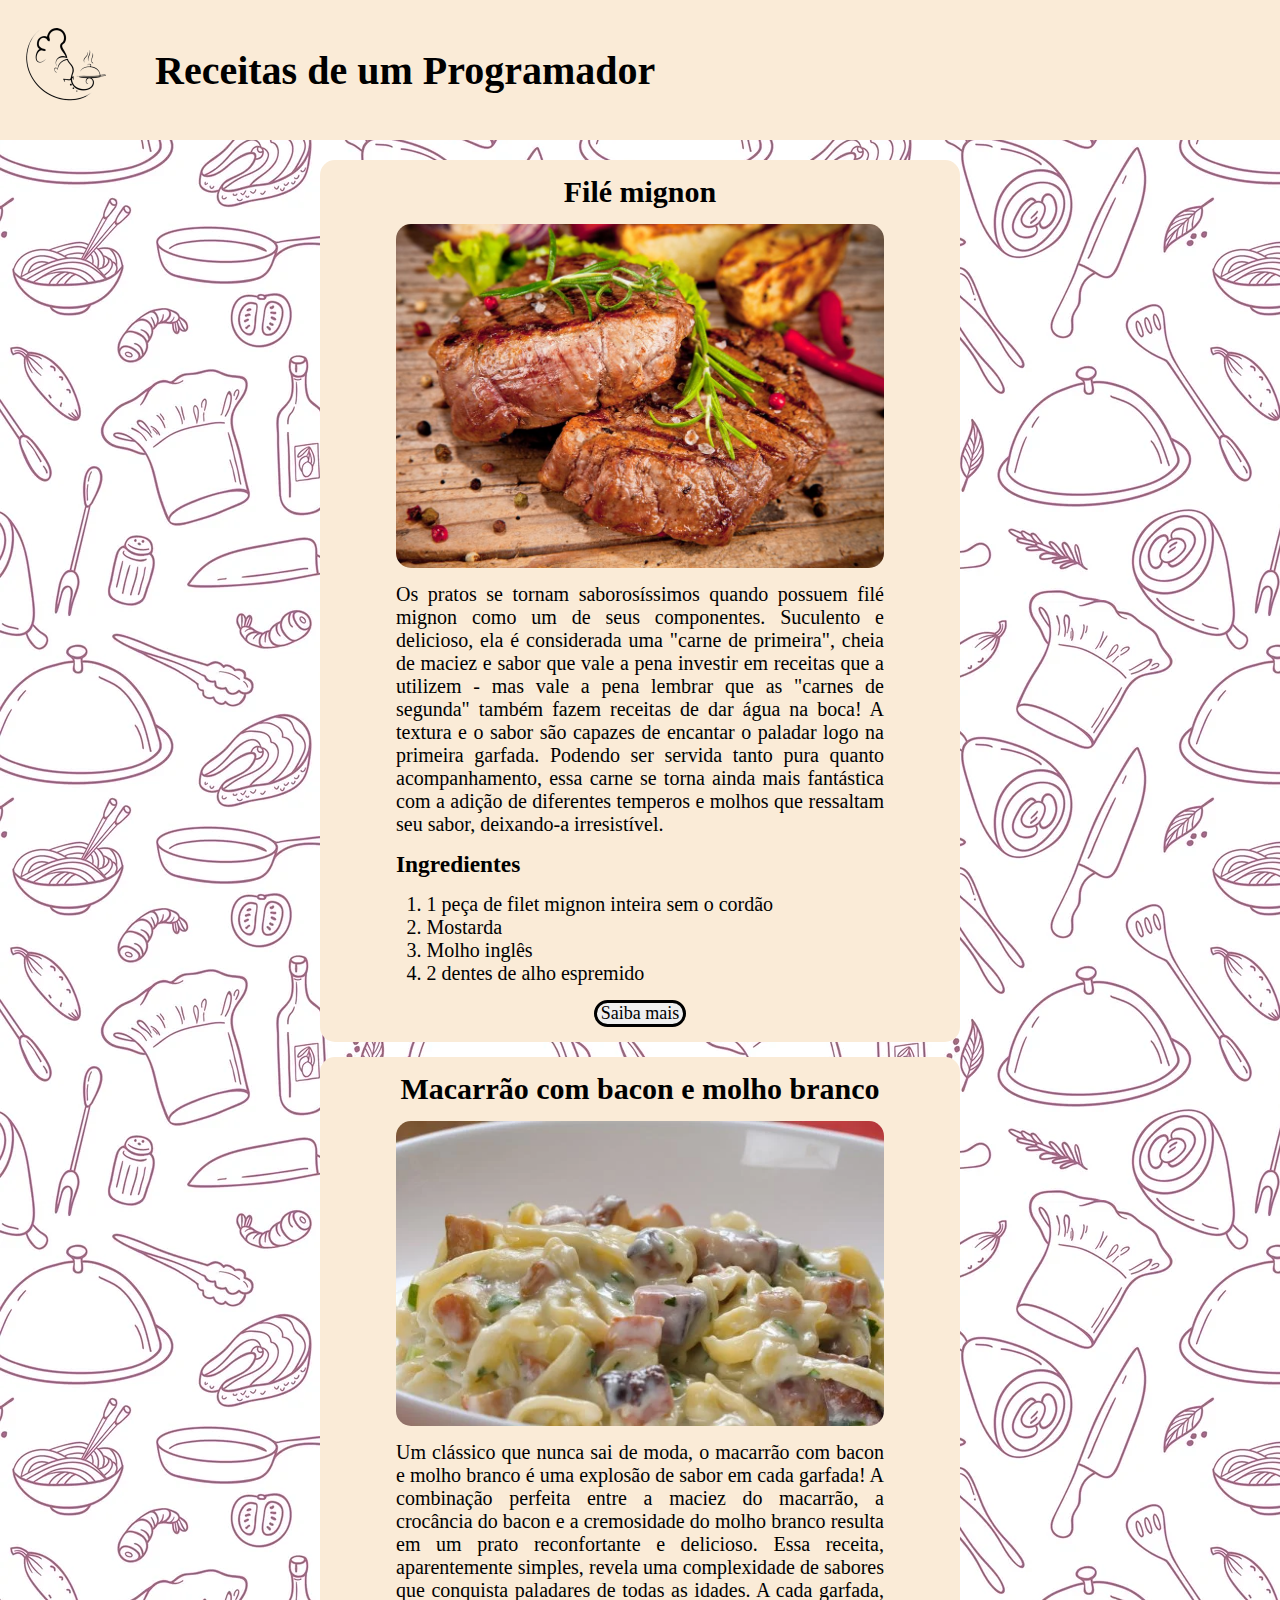
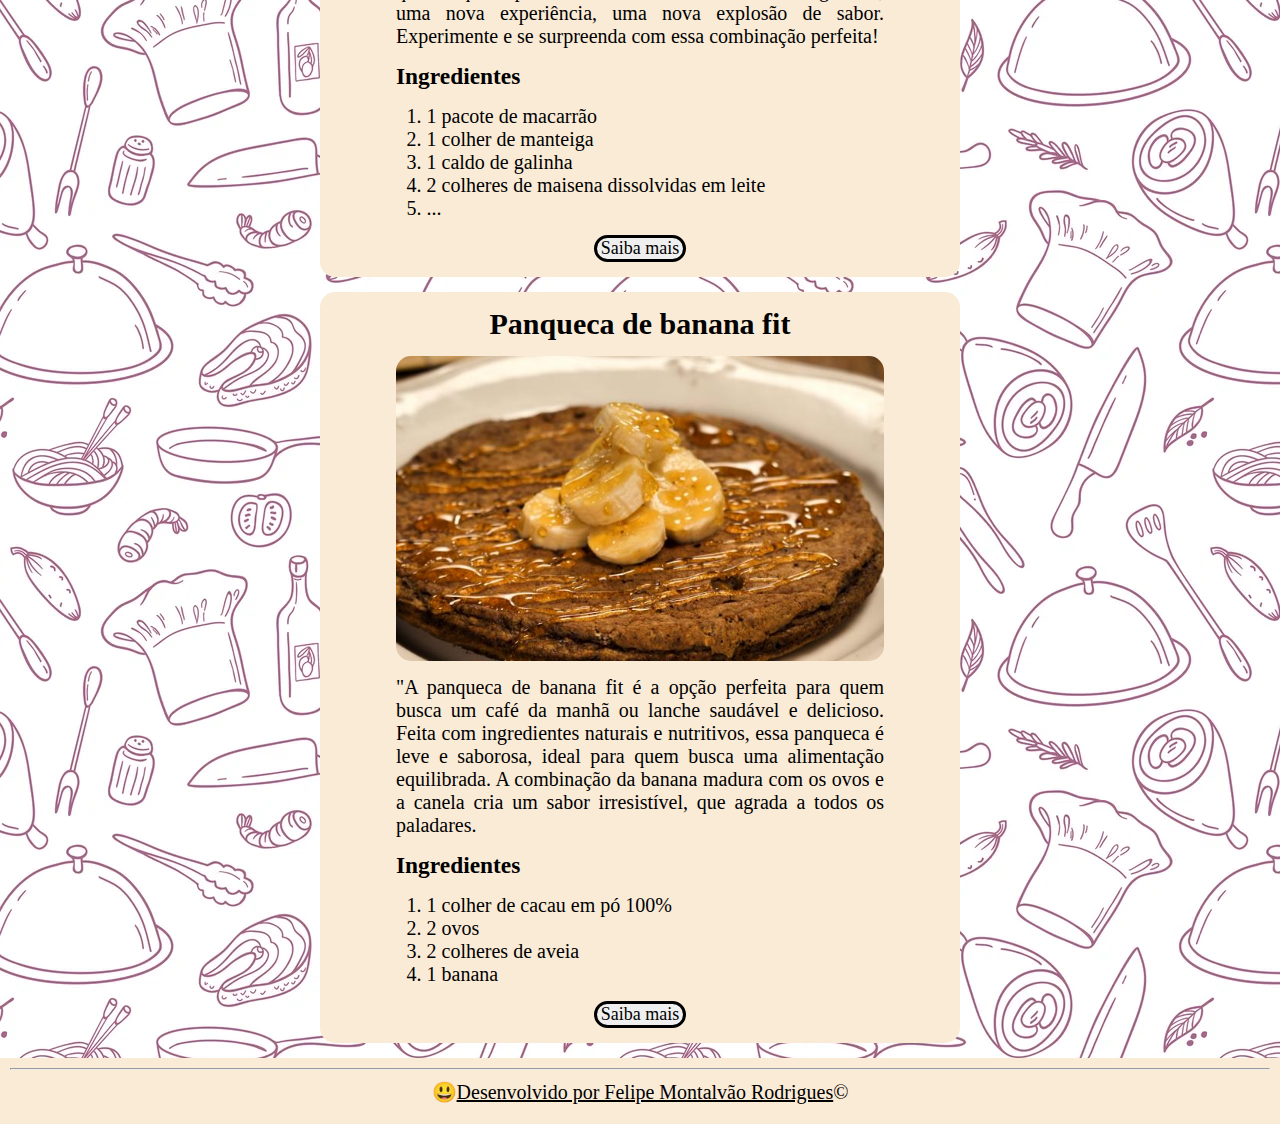
<file: Receitas/index.html>
<!DOCTYPE html>
<html lang="pt-BR">
  <head>
    <meta charset="UTF-8" />
    <meta name="viewport" content="width=device-width, initial-scale=1.0" />
    <link rel="stylesheet" type="text/css" href="index.css" />
    <title>Receitas de um Progamador</title>
  </head>
  <body background="img/plano de fundo.jpg">
    <main>
      <header>
        <ul>
          <li>
            <img id="icon" src="img/logotipo.png" alt="" />
          </li>
          <li>
            <h1>Receitas de um Programador</h1>
          </li>
        </ul>
      </header>
      <section>
        <ul>
          <li>
            <div>
              <h2>Filé mignon</h2>
              <img
                src="img/shutterstock-138718637.jpg"
                alt="Foto de um filé mignon"
              />
              <p>
                Os pratos se tornam saborosíssimos quando possuem filé mignon
                como um de seus componentes. Suculento e delicioso, ela é
                considerada uma "carne de primeira", cheia de maciez e sabor que
                vale a pena investir em receitas que a utilizem - mas vale a
                pena lembrar que as "carnes de segunda" também fazem receitas de
                dar água na boca! A textura e o sabor são capazes de encantar o
                paladar logo na primeira garfada. Podendo ser servida tanto pura
                quanto acompanhamento, essa carne se torna ainda mais fantástica
                com a adição de diferentes temperos e molhos que ressaltam seu
                sabor, deixando-a irresistível.
              </p>
              <h3>Ingredientes</h3>
              <ol>
                <li>1 peça de filet mignon inteira sem o cordão</li>
                <li>Mostarda</li>
                <li>Molho inglês</li>
                <li>2 dentes de alho espremido</li>
              </ol>
              <button><a href="file-mignon.html">Saiba mais</a></button>
            </div>
          </li>
          <li>
            <div>
              <h2>Macarrão com bacon e molho branco</h2>
              <img
                src="img/315977-original.webp"
                alt="Foto de um Macarrão com bacon e molho branco "
              />
              <p>
                Um clássico que nunca sai de moda, o macarrão com bacon e molho
                branco é uma explosão de sabor em cada garfada! A combinação
                perfeita entre a maciez do macarrão, a crocância do bacon e a
                cremosidade do molho branco resulta em um prato reconfortante e
                delicioso. Essa receita, aparentemente simples, revela uma
                complexidade de sabores que conquista paladares de todas as
                idades. A cada garfada, uma nova experiência, uma nova explosão
                de sabor. Experimente e se surpreenda com essa combinação
                perfeita!
              </p>
              <h3>Ingredientes</h3>
              <ol>
                <li>1 pacote de macarrão</li>
                <li>1 colher de manteiga</li>
                <li>1 caldo de galinha</li>
                <li>2 colheres de maisena dissolvidas em leite</li>
                <li>...</li>
              </ol>
              <button><a href="macarrao.html">Saiba mais</a></button>
            </div>
          </li>
          <li>
            <div>
              <h2>Panqueca de banana fit</h2>
              <img
                src="img/326230-original.jpg"
                alt="Foto de uma Panqueca de banana fit "
              />
              <p>
                "A panqueca de banana fit é a opção perfeita para quem busca um
                café da manhã ou lanche saudável e delicioso. Feita com
                ingredientes naturais e nutritivos, essa panqueca é leve e
                saborosa, ideal para quem busca uma alimentação equilibrada. A
                combinação da banana madura com os ovos e a canela cria um sabor
                irresistível, que agrada a todos os paladares.
              </p>
              <h3>Ingredientes</h3>
              <ol>
                <li>1 colher de cacau em pó 100%</li>
                <li>2 ovos</li>
                <li>2 colheres de aveia</li>
                <li>1 banana</li>
              </ol>
              <button><a href="banana.html">Saiba mais</a></button>
            </div>
          </li>
        </ul>
      </section>
      <footer>
        <hr />
        <p>&#128515;<u>Desenvolvido por Felipe Montalvão Rodrigues</u>&copy;</p>
      </footer>
    </main>
  </body>
</html>
</file>
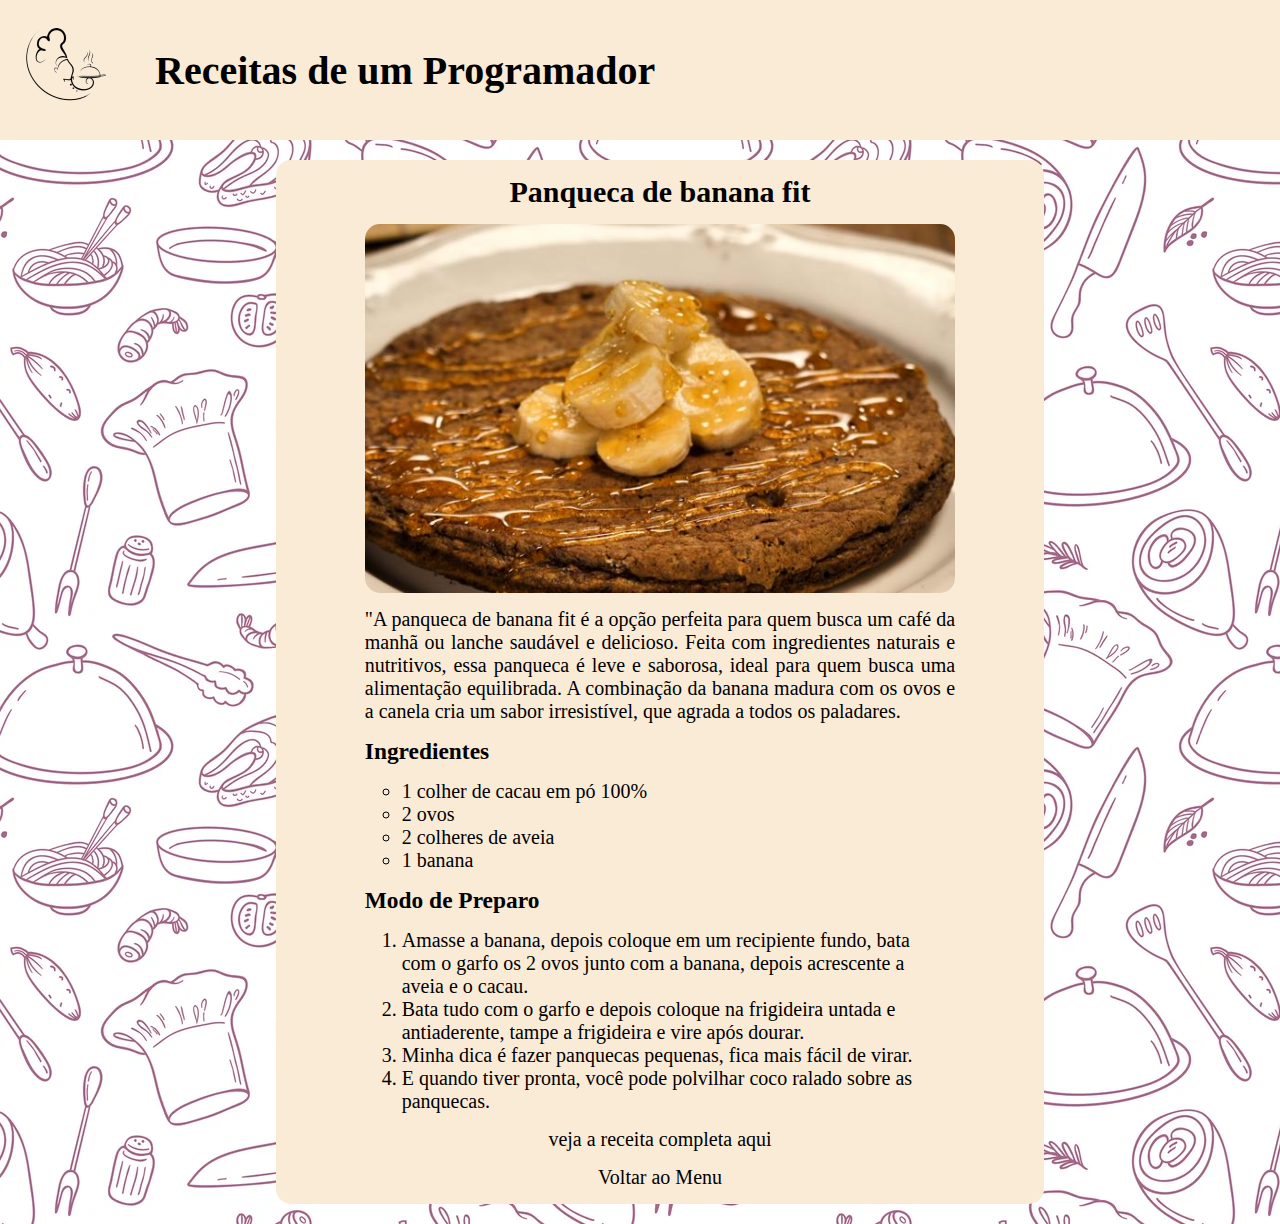
<file: Receitas/banana.html>
<!DOCTYPE html>
<html lang="en">
<head>
  <meta charset="UTF-8">
  <meta name="viewport" content="width=device-width, initial-scale=1.0">
  <link rel="stylesheet" type="text/css" href="index.css" >
  <title>Receita de Panqueca de Banana Fit</title>
</head>

<header>
  <ul>
    <li>
      <a href="index.html">
        <img id="icon" src="img/logotipo.png" alt="" />
      </a>
    </li>
    <li>
      <h1>Receitas de um Programador</h1>
    </li>
  </ul>
</header>

<body background="img/plano de fundo.jpg">
  <section class="section-banana">
    <div>
      <h2>Panqueca de banana fit</h2>
      <img
        src="img/326230-original.jpg"
        alt="Foto de uma Panqueca de banana fit "
      />
      <p>
        "A panqueca de banana fit é a opção perfeita para quem busca um
        café da manhã ou lanche saudável e delicioso. Feita com
        ingredientes naturais e nutritivos, essa panqueca é leve e
        saborosa, ideal para quem busca uma alimentação equilibrada. A
        combinação da banana madura com os ovos e a canela cria um sabor
        irresistível, que agrada a todos os paladares.
      </p>
      <h3>Ingredientes</h3>
      <ol>
        <li>1 colher de cacau em pó 100%</li>
        <li>2 ovos</li>
        <li>2 colheres de aveia</li>
        <li>1 banana</li>
      </ol>
      <h3>Modo de Preparo</h3>
      <ol class="Modo-de-preparo">
        <li>Amasse a banana, depois coloque em um recipiente fundo, bata com o garfo os 2 ovos junto com a banana, depois acrescente a aveia e o cacau.

        </li>
        <li>Bata tudo com o garfo e depois coloque na frigideira untada e antiaderente, tampe a frigideira e vire após dourar.

        </li>
        <li>Minha dica é fazer panquecas pequenas, fica mais fácil de virar.

        </li>
        <li>
          E quando tiver pronta, você pode polvilhar coco ralado sobre as panquecas.

        </li>
      </ol>
      <span>
        veja a receita completa
        <a
          href="https://www.tudogostoso.com.br/receita/189421-panqueca-de-banana-fit.html"
          >aqui</a
        ></span>
        <span><a href="index.html"> Voltar ao Menu</a></span>
    </div>
  </section>
</body>
</html>
</file>
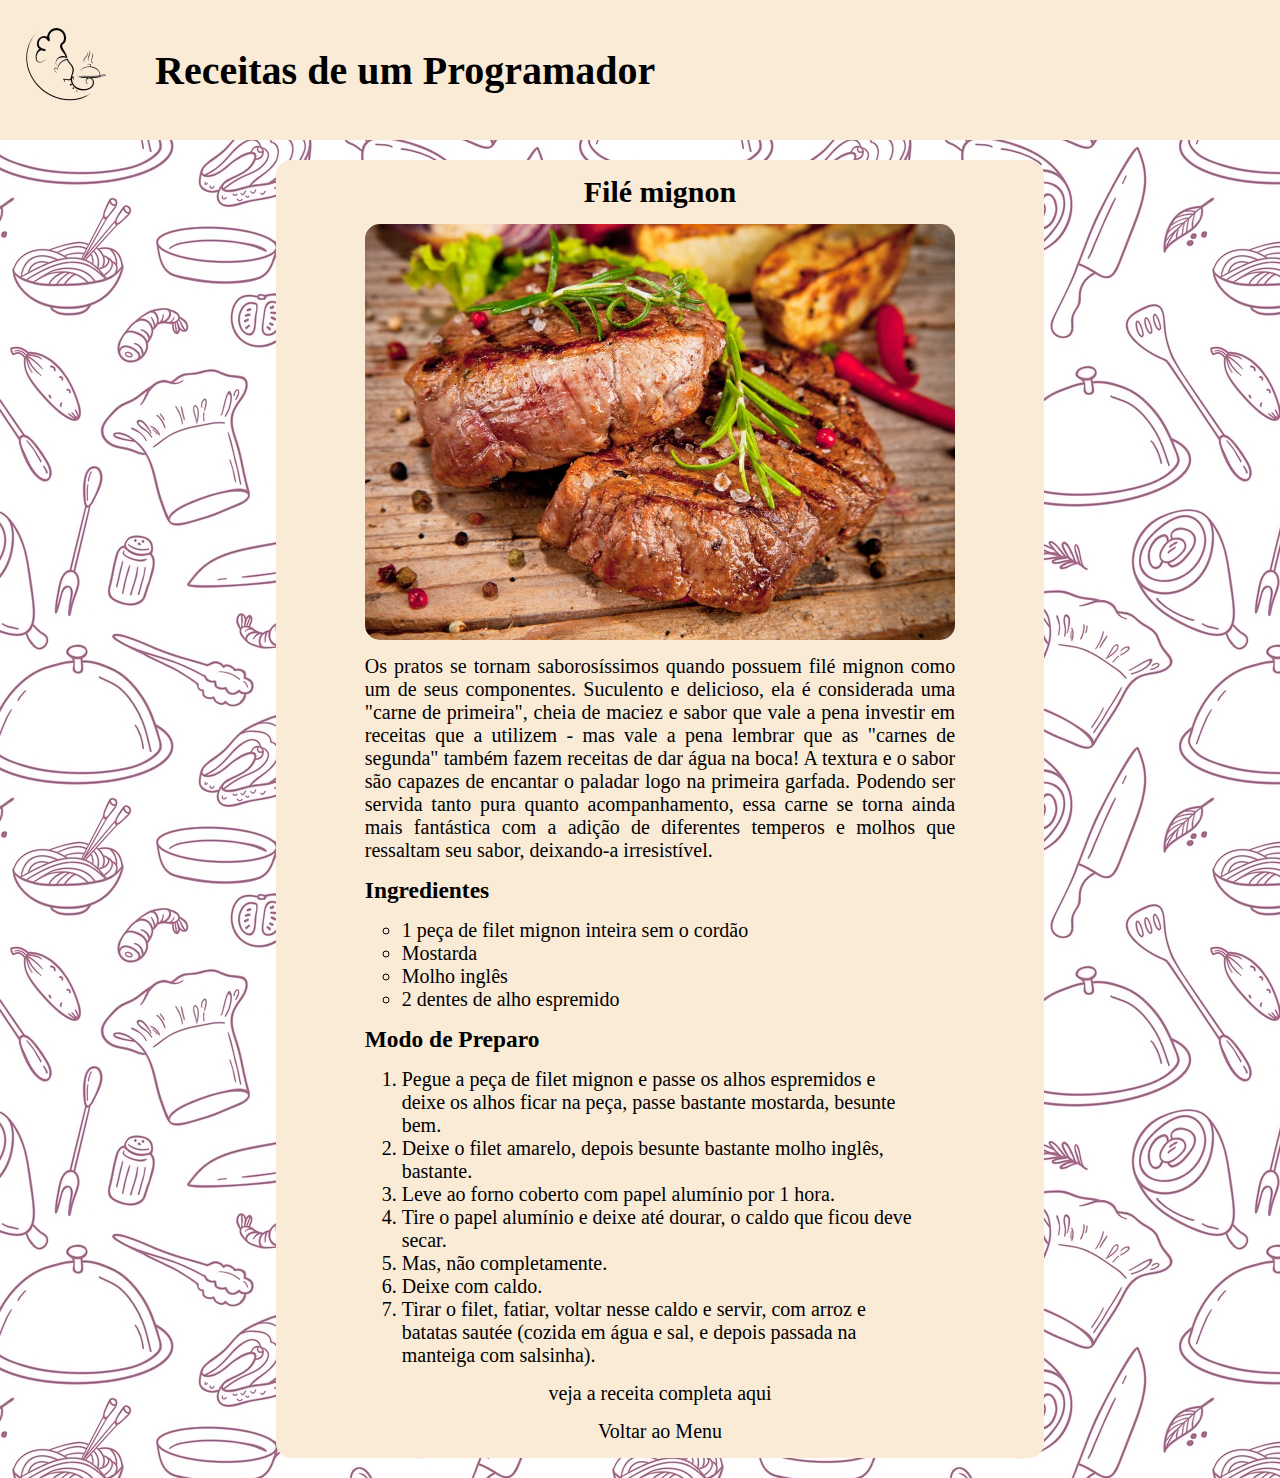
<file: Receitas/file-mignon.html>
<!DOCTYPE html>
<html lang="en">
  <head>
    <meta charset="UTF-8" />
    <meta name="viewport" content="width=device-width, initial-scale=1.0" />
    <link rel="stylesheet" type="text/css" href="index.css" />
    <title>Receita de filé mignon</title>
  </head>

  <header>
    <ul>
      <li>
        <a href="index.html">
          <img id="icon" src="img/logotipo.png" alt="" />
        </a>
      </li>
      <li>
        <h1>Receitas de um Programador</h1>
      </li>
    </ul>
  </header>

  <body background="img/plano de fundo.jpg">
    <section class="section-file">
      <div>
        <h2>Filé mignon</h2>
        <img
          src="img/shutterstock-138718637.jpg"
          alt="Foto de um filé mignon"
        />
        <p>
          Os pratos se tornam saborosíssimos quando possuem filé mignon como um
          de seus componentes. Suculento e delicioso, ela é considerada uma
          "carne de primeira", cheia de maciez e sabor que vale a pena investir
          em receitas que a utilizem - mas vale a pena lembrar que as "carnes de
          segunda" também fazem receitas de dar água na boca! A textura e o
          sabor são capazes de encantar o paladar logo na primeira garfada.
          Podendo ser servida tanto pura quanto acompanhamento, essa carne se
          torna ainda mais fantástica com a adição de diferentes temperos e
          molhos que ressaltam seu sabor, deixando-a irresistível.
        </p>
        <h3>Ingredientes</h3>
        <ol>
          <li>1 peça de filet mignon inteira sem o cordão</li>
          <li>Mostarda</li>
          <li>Molho inglês</li>
          <li>2 dentes de alho espremido</li>
        </ol>
        <h3>Modo de Preparo</h3>
        <ol class="Modo-de-preparo">
          <li>
            Pegue a peça de filet mignon e passe os alhos espremidos e deixe os
            alhos ficar na peça, passe bastante mostarda, besunte bem.
          </li>
          <li>
            Deixe o filet amarelo, depois besunte bastante molho inglês,
            bastante.
          </li>
          <li>Leve ao forno coberto com papel alumínio por 1 hora.</li>
          <li>
            Tire o papel alumínio e deixe até dourar, o caldo que ficou deve
            secar.
          </li>
          <li>Mas, não completamente.</li>
          <li>Deixe com caldo.</li>
          <li>
            Tirar o filet, fatiar, voltar nesse caldo e servir, com arroz e
            batatas sautée (cozida em água e sal, e depois passada na manteiga
            com salsinha).
          </li>
        </ol>
        <span> veja a receita completa <a href="https://www.tudogostoso.com.br/receita/6971-filet-mignon-facilimo-e-delicioso.html">aqui</a></span>
        <span><a href="index.html"> Voltar ao Menu</a></span>
      </div>
    </section>
  </body>
</html>
</file>
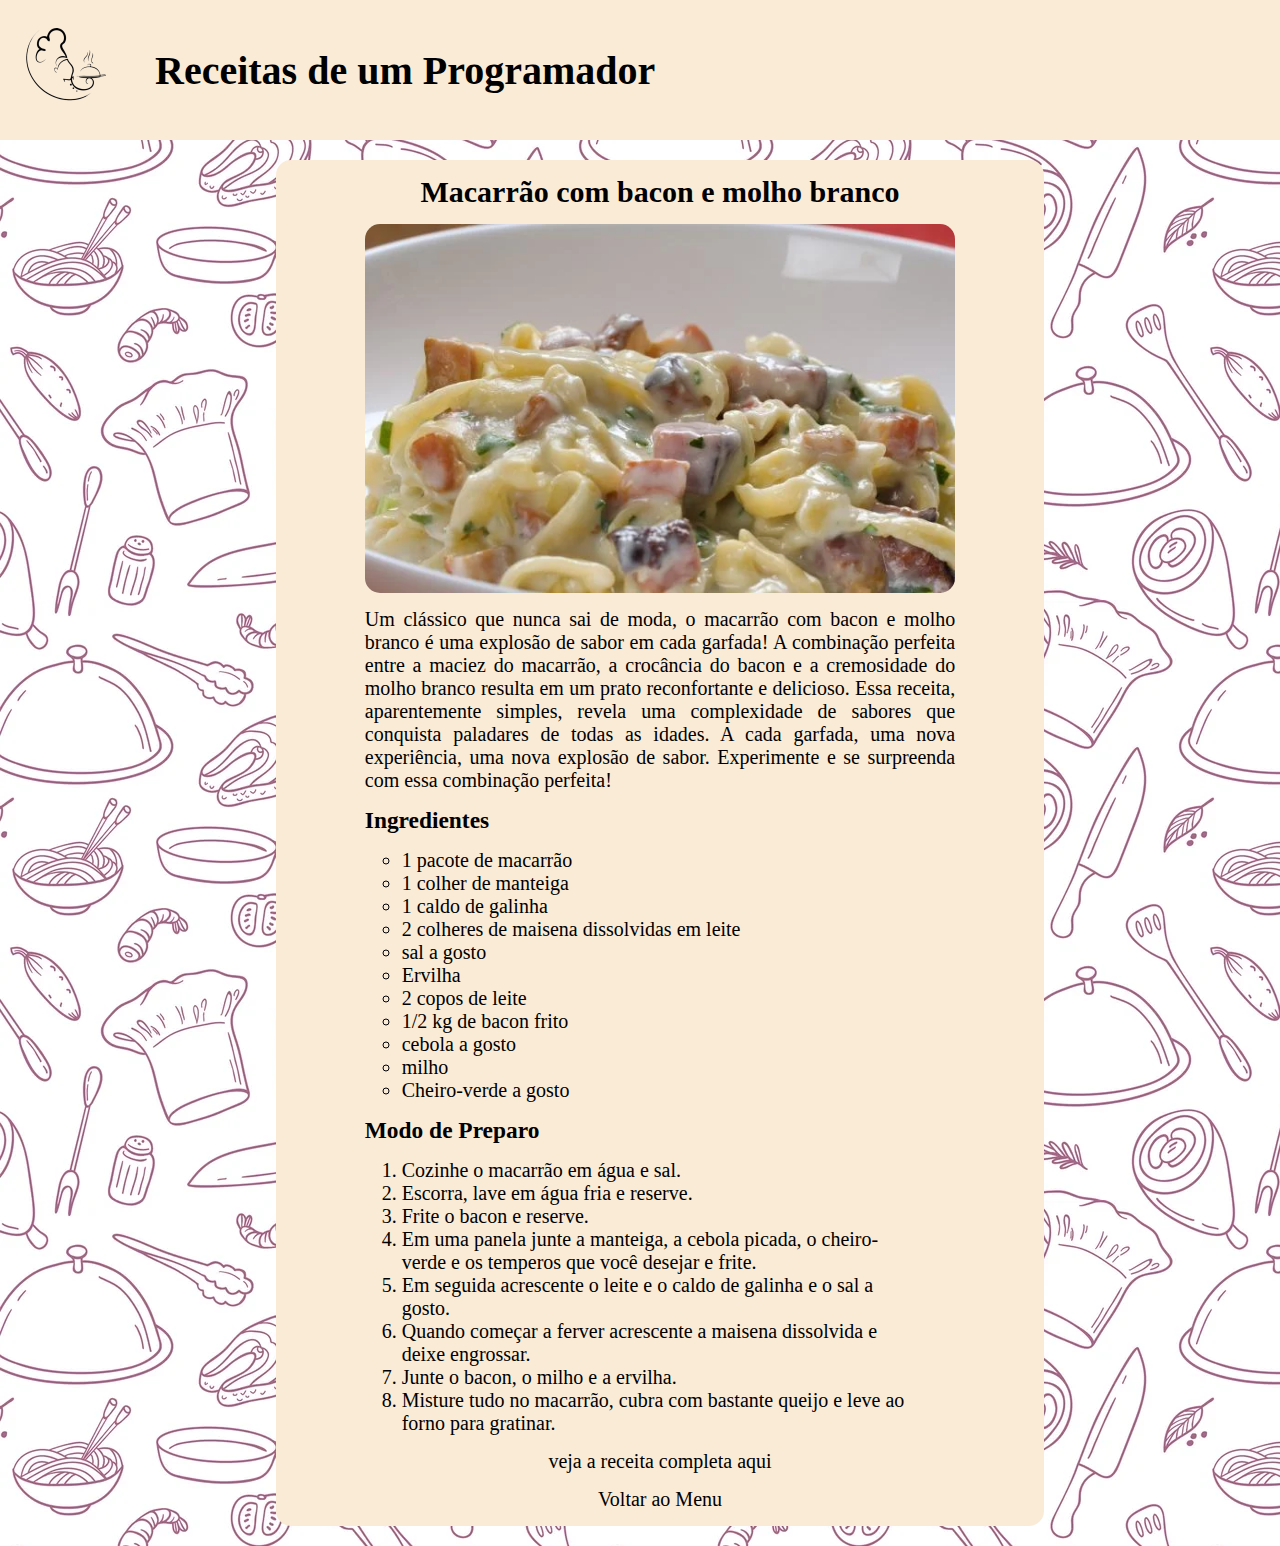
<file: Receitas/macarrao.html>
<!DOCTYPE html>
<html lang="en">
  <head>
    <meta charset="UTF-8" />
    <meta name="viewport" content="width=device-width, initial-scale=1.0" />
    <link rel="stylesheet" type="text/css" href="index.css" />
    <title>Receita de Macarrão</title>
  </head>

  <header>
    <ul>
      <li>
        <a href="index.html">
          <img id="icon" src="img/logotipo.png" alt="" />
        </a>
      </li>
      <li>
        <h1>Receitas de um Programador</h1>
      </li>
    </ul>
  </header>

  <body background="img/plano de fundo.jpg">
    <section class="section-macarrao">
      <div>
        <h2>Macarrão com bacon e molho branco</h2>
        <img
          src="img/315977-original.webp"
          alt="Foto de um Macarrão com bacon e molho branco "
        />
        <p>
          Um clássico que nunca sai de moda, o macarrão com bacon e molho branco
          é uma explosão de sabor em cada garfada! A combinação perfeita entre a
          maciez do macarrão, a crocância do bacon e a cremosidade do molho
          branco resulta em um prato reconfortante e delicioso. Essa receita,
          aparentemente simples, revela uma complexidade de sabores que
          conquista paladares de todas as idades. A cada garfada, uma nova
          experiência, uma nova explosão de sabor. Experimente e se surpreenda
          com essa combinação perfeita!
        </p>
        <h3>Ingredientes</h3>
        <ol>
          <li>1 pacote de macarrão</li>
          <li>1 colher de manteiga</li>
          <li>1 caldo de galinha</li>
          <li>2 colheres de maisena dissolvidas em leite</li>
          <li>sal a gosto</li>
          <li>Ervilha</li>
          <li>2 copos de leite</li>
          <li>1/2 kg de bacon frito</li>
          <li>cebola a gosto</li>
          <li>milho</li>
          <li>Cheiro-verde a gosto</li>
        </ol>
        <h3>Modo de Preparo</h3>
        <ol class="Modo-de-preparo">
          <li>Cozinhe o macarrão em água e sal.</li>
          <li>Escorra, lave em água fria e reserve.</li>
          <li>Frite o bacon e reserve.</li>
          <li>
            Em uma panela junte a manteiga, a cebola picada, o cheiro-verde e os
            temperos que você desejar e frite.
          </li>
          <li>
            Em seguida acrescente o leite e o caldo de galinha e o sal a gosto.
          </li>
          <li>
            Quando começar a ferver acrescente a maisena dissolvida e deixe
            engrossar.
          </li>
          <li>Junte o bacon, o milho e a ervilha.</li>
          <li>
            Misture tudo no macarrão, cubra com bastante queijo e leve ao forno
            para gratinar.
          </li>
        </ol>
        <span>
          veja a receita completa
          <a
            href="https://www.tudogostoso.com.br/receita/20816-macarrao-com-bacon-e-molho-branco.html"
            >aqui</a
          ></span>
          <span><a href="index.html"> Voltar ao Menu</a></span>
      </div>
    </section>
  </body>
</html>
</file>
<file: Receitas/index.css>
* {
  margin: 0;
  padding: 0;
  font-family: inherit;
  box-sizing: border-box;
}

body {
  position: relative;
  background-color: #fff;
  font-family: cursive;
  font-size: 20px;
}

a {
  color: inherit;
  text-decoration: none;
  cursor: pointer;

  &:hover {
    text-decoration: underline;
  }
}
footer {
  display: block;
}
button {
  cursor: pointer;
}

h1,h2,h3,
h4,h5,h6 {
  margin: 0;
}

header {
  background-color: antiquewhite;
  margin-bottom: 20px;
  ul {
    list-style: none;
    display: grid;
    grid-template-columns: 125px 1fr;
    align-items: center;
    gap: 25px;
    padding: 5px;
  }
  #icon {
    width: 100%;
  }
}
section {
  display: flex;
  justify-content: center;
  align-items: center;
  width: 100%;
  ul {
    list-style: none;
    display: grid;
    grid-column: auto;
    gap: 15px;
    width: 50%;
  }
  div {
    background-color: antiquewhite;
    border-radius: 15px;
    padding: 15px;
    display: flex;
    flex-direction: column;
    align-items: center;
    gap: 15px;
    img {
      width: 80%;
      border-radius: 15px;
    }
    h3 {
      width: 80%;
    }
    p {
      width: 80%;
      text-align: justify;
    }
    ol {
      width: 70%;
    }
    button {
      width: 15%;
      height: 15%;
      font-size: 18px;
      border: solid black 3px;
      border-radius: 15px;
    }
  }
}
footer {
  padding: 10px;
  margin-top: 15px;
  background-color: antiquewhite;
  p {
    display: flex;
    justify-content: center;
    align-items: center;
    align-self: center;
    margin: 10px;
  }
}
.section-file {
  display: flex;
  flex-direction: column;
  align-items: center;
  margin: 20px;
  div {
    width: 60%;
    background-color: antiquewhite;
    border-radius: 15px;
    display: flex;
    flex-direction: column;
    align-items: center;
    padding: 15px;

    gap: 15px;
    img {
      width: 80%;
      border-radius: 15px;
    }
    ol {
      list-style: circle;
    }
    .Modo-de-preparo{
      list-style: decimal;
    }
  }
}
.section-macarrao{
  display: flex;
  flex-direction: column;
  align-items: center;
  margin: 20px;
  div {
    width: 60%;
    background-color: antiquewhite;
    border-radius: 15px;
    display: flex;
    flex-direction: column;
    align-items: center;
    padding: 15px;

    gap: 15px;
    img {
      width: 80%;
      border-radius: 15px;
    }
    ol {
      list-style: circle;
    }
    .Modo-de-preparo{
      list-style: decimal;
    }
  }
}
.section-banana{
  display: flex;
  flex-direction: column;
  align-items: center;
  margin: 20px;
  div {
    width: 60%;
    background-color: antiquewhite;
    border-radius: 15px;
    display: flex;
    flex-direction: column;
    align-items: center;
    padding: 15px;

    gap: 15px;
    img {
      width: 80%;
      border-radius: 15px;
    }
    ol {
      list-style: circle;
    }
    .Modo-de-preparo{
      list-style: decimal;
    }
  }
}
</file>
